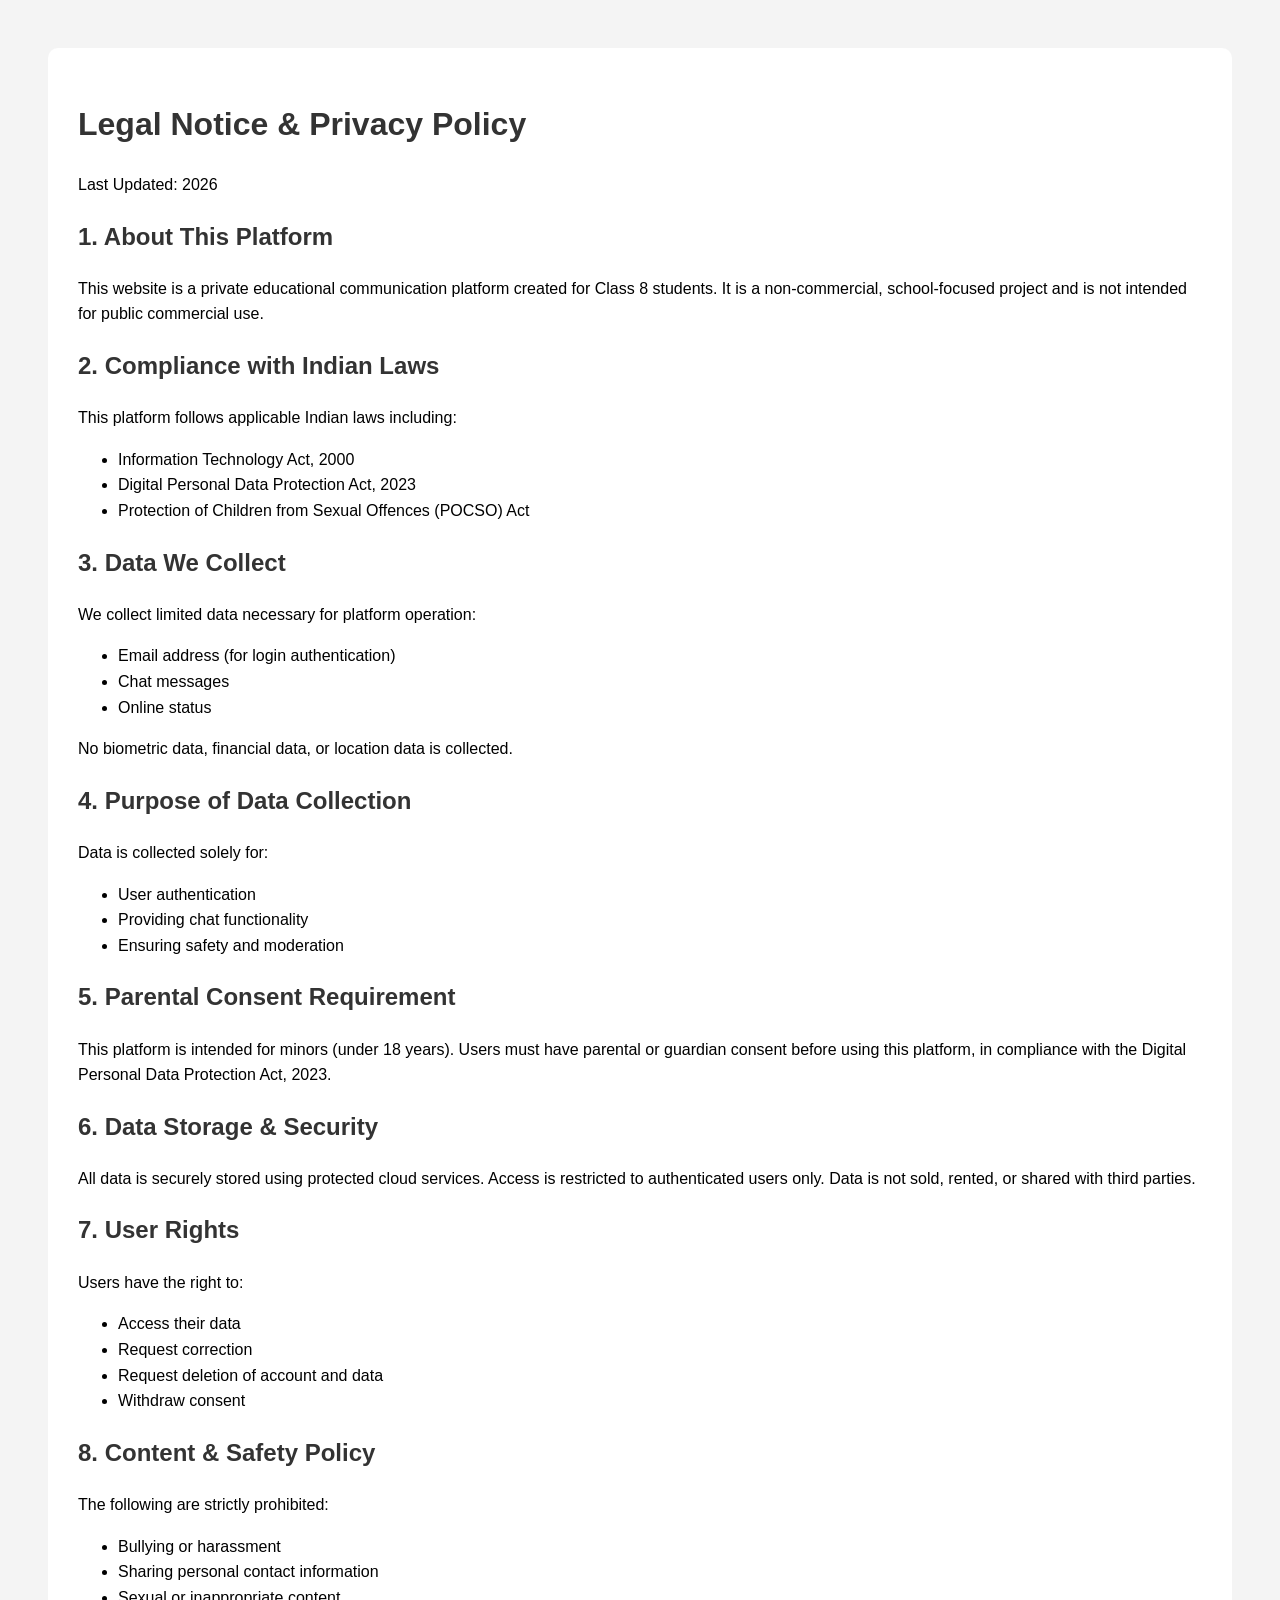
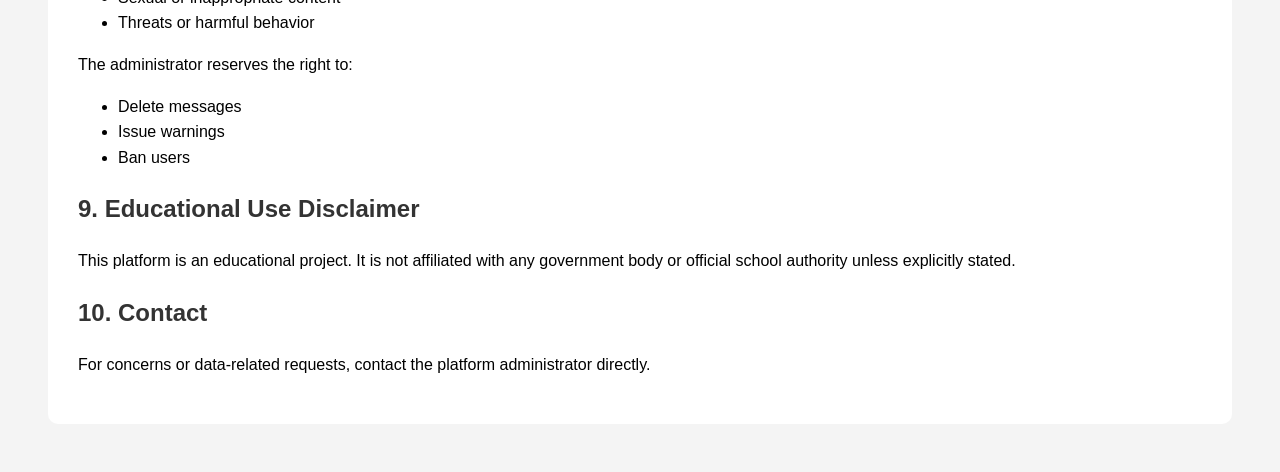
<file: legal.html>
<!DOCTYPE html>
<html>
<head>
  <title>Legal & Privacy Policy - Class 8 Discord</title>
  <style>
    body {
      font-family: Arial;
      background-color: #f4f4f4;
      padding: 40px;
      line-height: 1.6;
    }
    h1, h2 {
      color: #333;
    }
    .container {
      background: white;
      padding: 30px;
      border-radius: 10px;
    }
  </style>
</head>
<body>

<div class="container">

<h1>Legal Notice & Privacy Policy</h1>

<p>Last Updated: 2026</p>

<h2>1. About This Platform</h2>
<p>This website is a private educational communication platform created for Class 8 students. It is a non-commercial, school-focused project and is not intended for public commercial use.</p>

<h2>2. Compliance with Indian Laws</h2>
<p>This platform follows applicable Indian laws including:</p>
<ul>
<li>Information Technology Act, 2000</li>
<li>Digital Personal Data Protection Act, 2023</li>
<li>Protection of Children from Sexual Offences (POCSO) Act</li>
</ul>

<h2>3. Data We Collect</h2>
<p>We collect limited data necessary for platform operation:</p>
<ul>
<li>Email address (for login authentication)</li>
<li>Chat messages</li>
<li>Online status</li>
</ul>

<p>No biometric data, financial data, or location data is collected.</p>

<h2>4. Purpose of Data Collection</h2>
<p>Data is collected solely for:</p>
<ul>
<li>User authentication</li>
<li>Providing chat functionality</li>
<li>Ensuring safety and moderation</li>
</ul>

<h2>5. Parental Consent Requirement</h2>
<p>This platform is intended for minors (under 18 years). Users must have parental or guardian consent before using this platform, in compliance with the Digital Personal Data Protection Act, 2023.</p>

<h2>6. Data Storage & Security</h2>
<p>All data is securely stored using protected cloud services. Access is restricted to authenticated users only. Data is not sold, rented, or shared with third parties.</p>

<h2>7. User Rights</h2>
<p>Users have the right to:</p>
<ul>
<li>Access their data</li>
<li>Request correction</li>
<li>Request deletion of account and data</li>
<li>Withdraw consent</li>
</ul>

<h2>8. Content & Safety Policy</h2>
<p>The following are strictly prohibited:</p>
<ul>
<li>Bullying or harassment</li>
<li>Sharing personal contact information</li>
<li>Sexual or inappropriate content</li>
<li>Threats or harmful behavior</li>
</ul>

<p>The administrator reserves the right to:</p>
<ul>
<li>Delete messages</li>
<li>Issue warnings</li>
<li>Ban users</li>
</ul>

<h2>9. Educational Use Disclaimer</h2>
<p>This platform is an educational project. It is not affiliated with any government body or official school authority unless explicitly stated.</p>

<h2>10. Contact</h2>
<p>For concerns or data-related requests, contact the platform administrator directly.</p>

</div>
  
</body>
</html>
</file>
